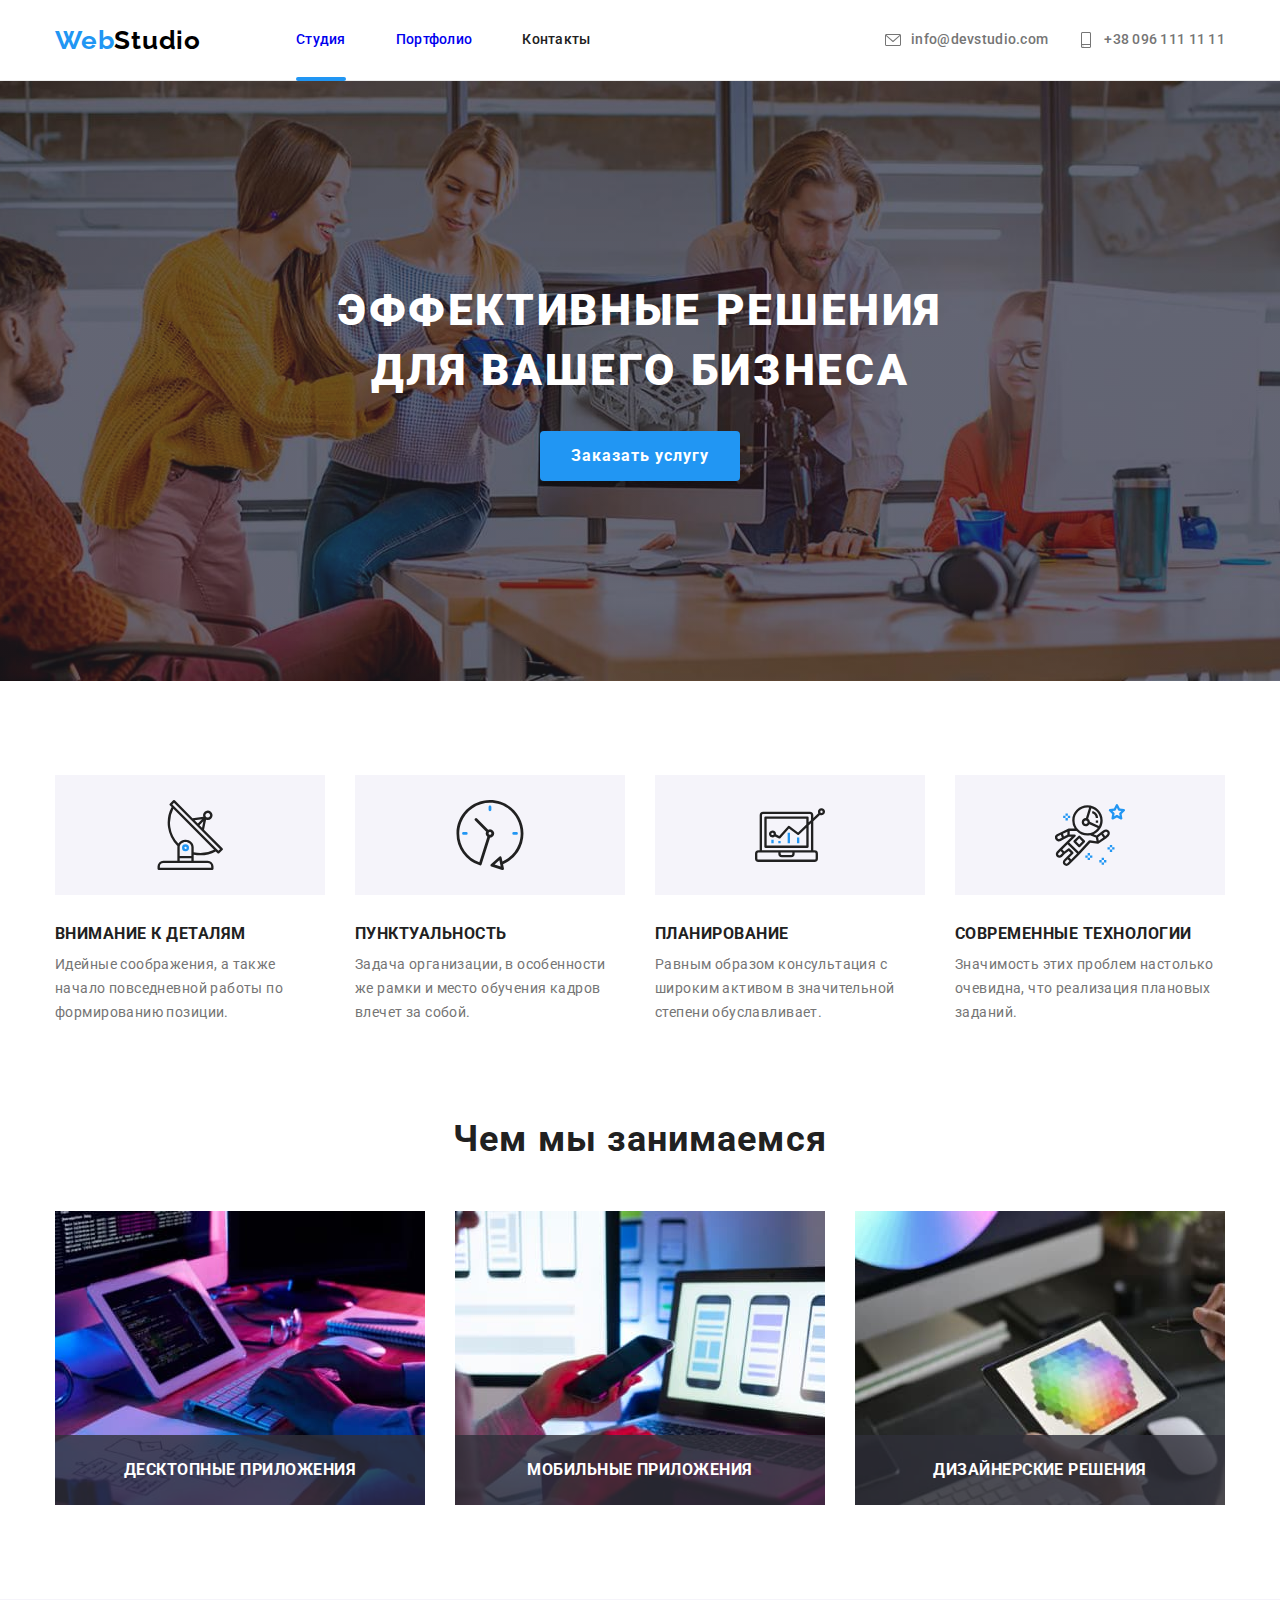
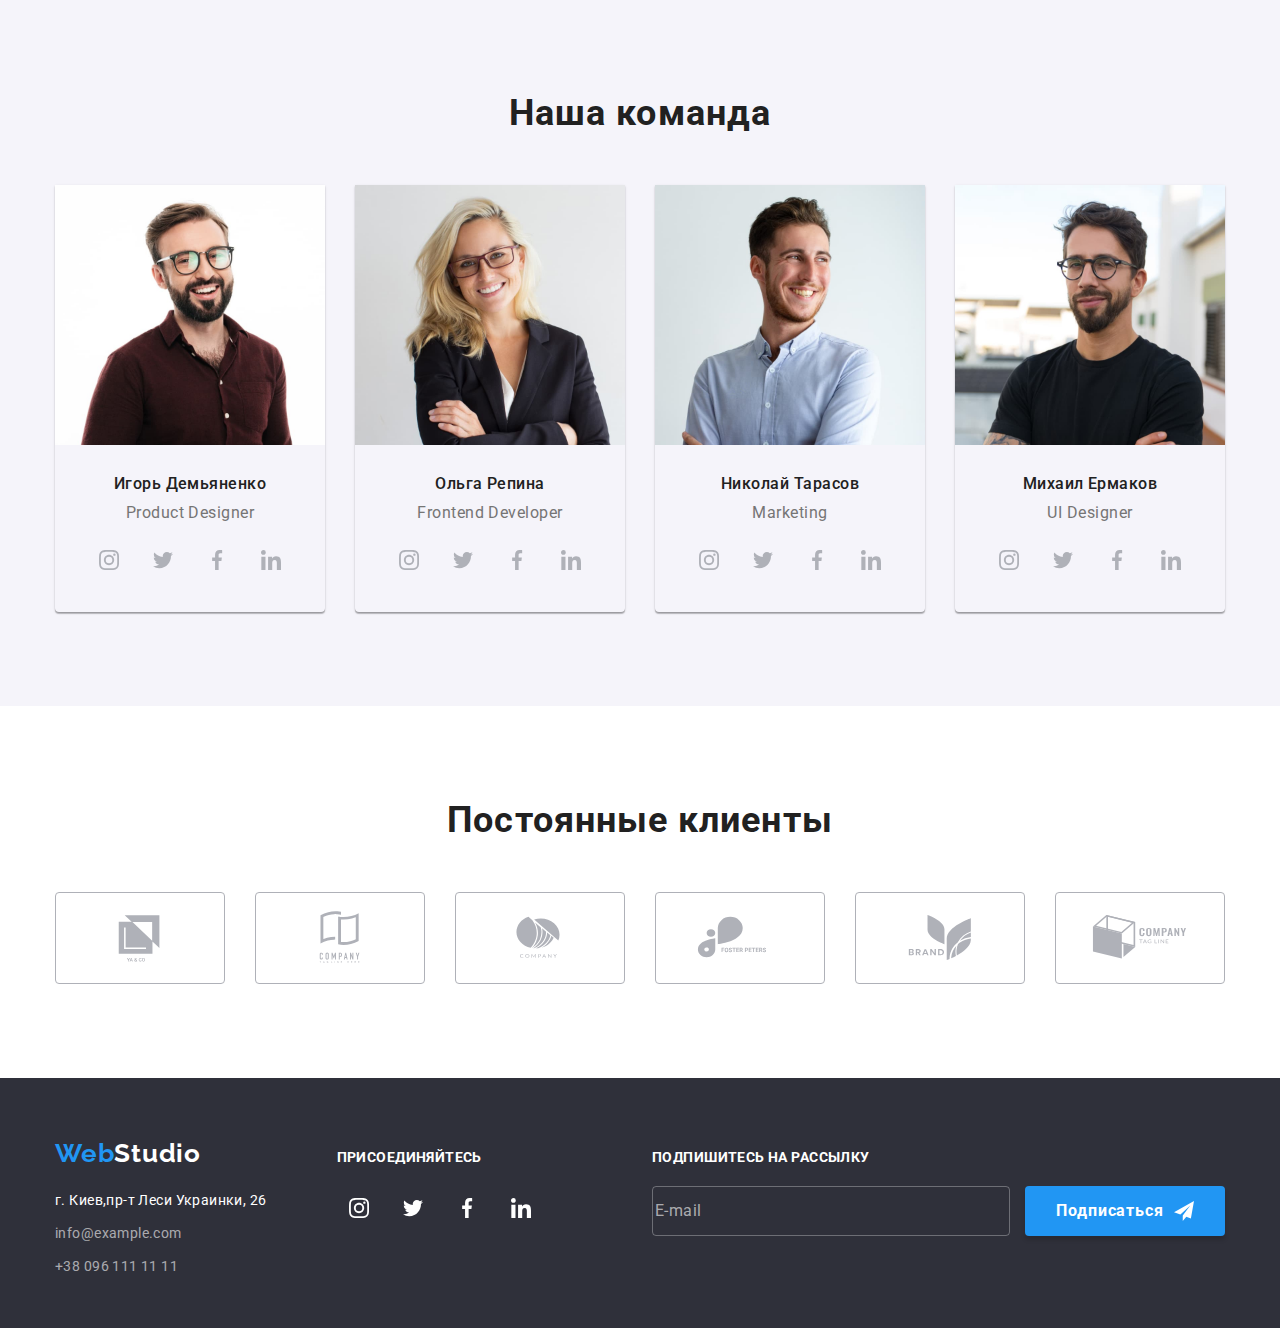
<file: index.html>
<!DOCTYPE html>
<html lang="ru">

<head>
    <meta charset="UTF-8">
    <meta http-equiv="X-UA-Compatible" content="IE=edge">
    <meta name="viewport" content="width=device-width>, initial-scale=1.0">    
    <link rel="preconnect" href="https://fonts.googleapis.com">
    <link rel="preconnect" href="https://fonts.gstatic.com" crossorigin>
    <link href="https://fonts.googleapis.com/css2?family=Raleway:wght@700&family=Roboto:wght@400;500;700;900&display=swap"
        rel="stylesheet">
<title>Web Studio</title>
<link rel="stylesheet" href="https://cdnjs.cloudflare.com/ajax/libs/modern-normalize/1.1.0/modern-normalize.css"
    integrity="sha512-Y0MM+V6ymRKN2zStTqzQ227DWhhp4Mzdo6gnlRnuaNCbc+YN/ZH0sBCLTM4M0oSy9c9VKiCvd4Jk44aCLrNS5Q=="
    crossorigin="anonymous" referrerpolicy="no-referrer" />
<link rel="stylesheet" href="./css/main.min.css">
</head>

<body>
    <header class="header">
        <div class="container">
        <a lang="en" class="logo" href="./index.html">
            Web<span class="logo__web">Studio</span>
        </a>
        <nav class="nav">
            <ul class="nav__list">
                <li class="nav__item"><a class="nav__link nav__link--current" href="./index.html">Студия</a></li>
                <li class="nav__item"><a class="nav__link" href="./portfolio.html">Портфолио</a></li>
                <li class="nav__item"><a class="nav__link" href="">Контакты</a></li>
            </ul>
            </nav>
            <ul class="contacts">
                <li class="contacts__item">
                    <a class="contacts__link" href="mailto:info@devstudio.com">
                    <svg class="contacts__icon">
                        <use href="./images/icons.svg#icon-envelope">
                        </use>
                    </svg>info@devstudio.com</a></li>
                <li class="contacts__item">
                    <a class="contacts__link" href="tel:+380961111111">
                        <svg class="contacts__icon">
                    <use href="./images/icons.svg#icon-smartphone">
                    </use>
                </svg>+38 096 111 11 11</a></li>

            </ul>
            </div>
        </header>
    <main>
        <!-- Section-1 -->
        <section class="hero">
            <div class="container">
                <h1 class="hero__title">Эффективные решения <br>для вашего бизнеса</h1>
            <button data-modal-open type="button" class="button">Заказать услугу</button>
            </div>
        </section>
        <!--Section-benefits-->
        <section class="section">
            <div class="container">
            <h2 class="section__title visually__hidden">Преимущества</h2>
            <ul class="benefits">
                <li class="benefits__item">
                    <div class="benefits__box">
                        <svg class="benefits__icon" height="70" width="70">
                            <use href="./images/icons.svg#icon-details">
                            </use>
                        </svg>
                    </div>
                    <h3 class="benefits__title">Внимание к деталям</h3>
                    <p class="benefit__desc">Идейные соображения, а также начало повседневной работы по формированию позиции.</p>
                </li>
                <li class="benefits__item">
                    <div class="benefits__box">
                        <svg class="benefits__icon" height="70" width="70">
                            <use href="./images/icons.svg#icon-clock">
                            </use>
                        </svg>
                    </div>
                    <h3 class="benefits__title">Пунктуальность</h3>
                    <p class="benefit__desc">Задача организации, в особенности же рамки и место обучения кадров влечет за собой.</p>
                </li>
                <li class="benefits__item">
                    <div class="benefits__box">
                        <svg class="benefits__icon" height="70" width="70">
                            <use href="./images/icons.svg#icon-diagram">
                            </use>
                        </svg>
                    </div>
                    <h3 class="benefits__title">Планирование</h3>
                    <p class="benefit__desc">Равным образом консультация с широким активом в значительной степени обуславливает.</p>
                </li>
                <li class="benefits__item">
                    <div class="benefits__box">
                        <svg class="benefits__icon" height="70" width="70">
                            <use href="./images/icons.svg#icon-astronaut">
                            </use>
                        </svg>
                    </div>
                    <h3 class="benefits__title">Современные технологии</h3>
                    <p class="benefit__desc">Значимость этих проблем настолько очевидна, что реализация плановых заданий.</p>
                </li>
            </ul>
            </div>
        </section>
        <!--Section-work-->
        <section class="section section--no-padding-top">   
            <div class="container">
                <h2 class="section__title">Чем мы занимаемся</h2>
                 <ul class="work">
                    <li class="work__item">
                        <img src="./images/box1.jpg" alt="разработчик печатает на клавиатуре" width="370" height="294" />
                        <h3 class="work__example">Десктопные приложения</h3>
                    </li>
                    <li class="work__item">
                        <img src="./images/box2.jpg" alt="разработчик выбирает дизайн для мобильного приложения" width="370"
                            height="294" />
                            <h3 class="work__example">Мобильные приложения</h3>
                    </li>
                    <li class="work__item">
                        <img src="./images/box3.jpg" alt="дизайнер выбирает палитру цветов" width="370" height="294" />
                        <h3 class="work__example">Дизайнерские решения</h3>
                    </li>
                </ul>
            </div>
        </section>
        <!--Section-team-->
        <section class="section section--team-background">    
            <div class="container">
            <h2 class="section__title">Наша команда</h2>
            <ul class="team">
                <li class="team__item">
                    <img src="./images/photo1.jpg" alt="Игорь Демьяненко" width="270" height="260" />
                    <div class="team__desk">
                    <h3 class="team__title">Игорь Демьяненко</h3>
                    <p lang="en" class="team__text">Product Designer</p>
                    <ul class="social">
                        <li class="social__item">
                            <a href="" class="social__link">
                                <svg class="social__icon">
                                    <use href="./images/icons.svg#icon-instagram">
                                    </use>
                                </svg>
                            </a>
                        </li>
                        <li class="social__item">
                            <a href="" class="social__link">
                                <svg class="social__icon">
                                    <use href="./images/icons.svg#icon-tweet">
                                    </use>
                                </svg>
                            </a>
                        </li>
                        <li class="social__item">
                            <a href="" class="social__link">
                                <svg class="social__icon">
                                    <use href="./images/icons.svg#icon-facebook">
                                    </use>
                                </svg>
                            </a>
                        </li>
                        <li class="social__item">
                            <a href="" class="social__link">
                                <svg class="social__icon">
                                    <use href="./images/icons.svg#icon-linkedin">
                                    </use>
                                </svg>
                            </a>
                        </li>
                    </ul>
                    </div>
                </li>
                <li class="team__item">
                    <img src="./images/photo2.jpg" alt="Ольга Репина" width="270" height="260" />
                    <div class="team__desk">
                    <h3 class="team__title">Ольга Репина</h3>
                    <p lang="en" class="team__text">Frontend Developer</p>
                    <ul class="social">
                        <li class="social__item">
                            <a href="" class="social__link">
                                <svg class="social__icon">
                                    <use href="./images/icons.svg#icon-instagram">
                                    </use>
                                </svg>
                            </a>
                        </li>
                        <li class="social__item">
                            <a href="" class="social__link">
                                <svg class="social__icon">
                                    <use href="./images/icons.svg#icon-tweet">
                                    </use>
                                </svg>
                            </a>
                        </li>
                        <li class="social__item">
                            <a href="" class="social__link">
                                <svg class="social__icon">
                                    <use href="./images/icons.svg#icon-facebook">
                                    </use>
                                </svg>
                            </a>
                        </li>
                        <li class="social__item">
                            <a href="" class="social__link">
                                <svg class="social__icon">
                                    <use href="./images/icons.svg#icon-linkedin">
                                    </use>
                                </svg>
                            </a>
                        </li>
                    </ul>
                    </div>
                </li>
                <li class="team__item">
                    <img src="./images/photo3.jpg" alt="Николай Тарасов" width="270" height="260" />
                    <div class="team__desk">
                    <h3 class="team__title">Николай Тарасов</h3>
                    <p lang="en" class="team__text">Marketing</p>
                    <ul class="social">
                        <li class="social__item">
                            <a href="" class="social__link">
                                <svg class="social__icon">
                                    <use href="./images/icons.svg#icon-instagram">
                                    </use>
                                </svg>
                            </a>
                        </li>
                        <li class="social__item">
                            <a href="" class="social__link">
                                <svg class="social__icon">
                                    <use href="./images/icons.svg#icon-tweet">
                                    </use>
                                </svg>
                            </a>
                        </li>
                        <li class="social__item">
                            <a href="" class="social__link">
                                <svg class="social__icon">
                                    <use href="./images/icons.svg#icon-facebook">
                                    </use>
                                </svg>
                            </a>
                        </li>
                        <li class="social__item">
                            <a href="" class="social__link">
                                <svg class="social__icon">
                                    <use href="./images/icons.svg#icon-linkedin">
                                    </use>
                                </svg>
                            </a>
                        </li>
                    </ul>
                    </div>
                </li>
                <li class="team__item">
                    <img src="./images/photo4.jpg" alt="Михаил Ермаков" width="270" height="260" />
                    <div class="team__desk">
                    <h3 class="team__title">Михаил Ермаков</h3>
                    <p lang="en" class="team__text">UI Designer</p>
                    <ul class="social">
                        <li class="social__item">
                            <a href="" class="social__link">
                                <svg class="social__icon">
                                    <use href="./images/icons.svg#icon-instagram">
                                    </use>
                                </svg>
                            </a>
                        </li>
                        <li class="social__item">
                            <a href="" class="social__link">
                                <svg class="social__icon">
                                    <use href="./images/icons.svg#icon-tweet">
                                    </use>
                                </svg>
                            </a>
                        </li>
                        <li class="social__item">
                            <a href="" class="social__link">
                                <svg class="social__icon">
                                    <use href="./images/icons.svg#icon-facebook">
                                    </use>
                                </svg>
                            </a>
                        </li>
                        <li class="social__item">
                            <a href="" class="social__link">
                                <svg class="social__icon">
                                    <use href="./images/icons.svg#icon-linkedin">
                                    </use>
                                </svg>
                            </a>
                        </li>
                    </ul>
                    </div>
                </li>
            </ul>
            </div>
        </section>
        <!--Section-clients-->
        <section class="section">
            <div class="container">
                <h2 class="section__title">Постоянные клиенты</h2>
                <ul class="clients">                    
                    <li class="clients__item">
                        <a href="" class="clients__link">
                        <svg class="clients__icon">
                            <use href="./images/icons.svg#icon-logo1"></use>
                        </svg>
                        </a>
                    </li> 
                    <li class="clients__item">
                        <a href="" class="clients__link">
                            <svg class="clients__icon">
                                <use href="./images/icons.svg#icon-logo2"></use>
                            </svg>
                        </a>
                    </li>
                    <li class="clients__item">
                        <a href="" class="clients__link">
                        <svg class="clients__icon">
                            <use href="./images/icons.svg#icon-logo3"></use>
                        </svg>
                        </a>
                    </li>
                    <li class="clients__item">
                        <a href="" class="clients__link">
                        <svg class="clients__icon">
                            <use href="./images/icons.svg#icon-logo4"></use>
                        </svg>
                        </a>
                    </li>
                    <li class="clients__item">
                        <a href="" class="clients__link">
                        <svg class="clients__icon">
                            <use href="./images/icons.svg#icon-logo5"></use>
                        </svg>
                        </a>
                    </li>
                    <li class="clients__item">
                        <a href="" class="clients__link">
                        <svg class="clients__icon">
                            <use href="./images/icons.svg#icon-logo6"></use>
                        </svg>
                        </a>
                    </li>
                </ul>                
            </div>
        </section>
    </main>
<footer class="footer">
    <div class="container footer__contacts">
        <div class="">
    <a lang="en" class="logo link" href="./index.html">
        Web<span class="logo__web logo__web--footer">Studio</span>
    </a>
    <address class="footer__address">
        <ul class="footer__list">
            <li class="footer__item list"><a class="footer__link link footer__link--address" href="https://goo.gl/maps/AvZAWfUmQxJZi9P5A"
                    target="_blank">г. Киев,пр-т Леси Украинки, 26</a></li>
            <li class="footer__item list"><a class="footer__link link" href="mailto:info@example.com">info@example.com</a></li>
            <li class="footer__item list"><a class="footer__link link" href="tel:+380961111111">+38 096 111 11 11</a></li>
        </ul>
    </address>
    </div>
    <div class="join">
        <p class="join__title">Присоединяйтесь</p>
        <ul class="social">
            <li class="social__item list">
                <a href="" class="social__link social__link--footer">
                    <svg class="social__icon social__icon--footer">
                        <use href="./images/icons.svg#icon-instagram">
                        </use>
                    </svg>
                </a>
            </li>
            <li class="social__item list">
                <a href="" class="social__link social__link--footer">
                    <svg class="social__icon social__icon--footer">
                        <use href="./images/icons.svg#icon-tweet">
                        </use>
                    </svg>
                </a>
            </li>
            <li class="social__item list">
                <a href="" class="social__link social__link--footer">
                    <svg class="social__icon social__icon--footer">
                        <use href="./images/icons.svg#icon-facebook">
                        </use>
                    </svg>
                </a>
            </li>
            <li class="social__item list">
                <a href="" class="social__link social__link--footer">
                    <svg class="social__icon social__icon--footer">
                        <use href="./images/icons.svg#icon-linkedin">
                        </use>
                    </svg>
                </a>
            </li>
        </ul>

    </div>
   <form class="follow">
        <p class="join__title" for="follow">Подпишитесь на рассылку</p>
        <label for="follow"></label>
        <input class="follow__input" type="email" name="email" id="follow" placeholder="E-mail" autocomplete="off"/>   
        <button type="submit" class="button button--footer">
            Подписаться
        <svg class="social__icon social__icon--follow">
            <use href="./images/icons.svg#icon-send">
            </use>
        </svg>
        </button>
    </form>
    </div>
</footer>
<div data-modal class="backdrop is__hidden">
<div class="modal">
    <button data-modal-close type="button" class="modal__close">
        <svg class="modal__close-icon">
            <use href="./images/icons.svg#icon-close">
            </use>
        </svg>
    </button>
    <form class="modal__form">
        <h2 class="modal__title">Оставьте свои данные, мы вам перезвоним</h2>
       <ul class="modal__list">
           <li class="modal__item">
            <label class="modal__label" for="username">Имя</label>
            <div class="modal__input">
            <input type="text" name="username" id="username" class="input" autocomplete="off" />
            <svg class="modal__icon">
                <use href="./images/icons.svg#icon-person">
                </use>
            </svg>
            </div>
           </li>
           <li class="modal__item">
            <label class="modal__label" for="telephone">Телефон</label>
            <div class="modal__input">
            <input type="tel" name="telephone" id="telephone"  class="input" autocomplete="off" />
            <svg class="modal__icon">
                <use href="./images/icons.svg#icon-phone">
                </use>
            </svg>
            </div>
           </li>
           <li class="modal__item">
            <label class="modal__label" for="email">Почта</label>
            <div class="modal__input">
            <input type="email" name="email" id="email" class="input" autocomplete="off" />
            <svg class="modal__icon">
                <use href="./images/icons.svg#icon-email">
                </use>
            </svg>
            </div>
           </li>
           <li class="modal__item">
            <label class="modal__label" for="feedback">Комментарий</label>
            <textarea name="feedback" rows="5" placeholder="Введите текст" id="feedback" class="input feedback"></textarea>
           </li>
            </ul>
            <div class="policy">               
            <label for="policy" class="policy__label">
                <input type="checkbox" name="policy" id="policy" class="checkbox" />
                <svg class="check-icon">
                    <use href="./images/icons.svg#icon-check">
                    </use>
                </svg>
                Соглашаюсь с рассылкой и принимаю <a href="" class="policy__link">Условия договора</a>
                        
        </label>
        </div>
       <button type="submit" class="modal__button">
           Отправить
       </button>
    </form>
</div>
</div>
<script src="./js/modal.js"></script>
</body>

</html>
</file>
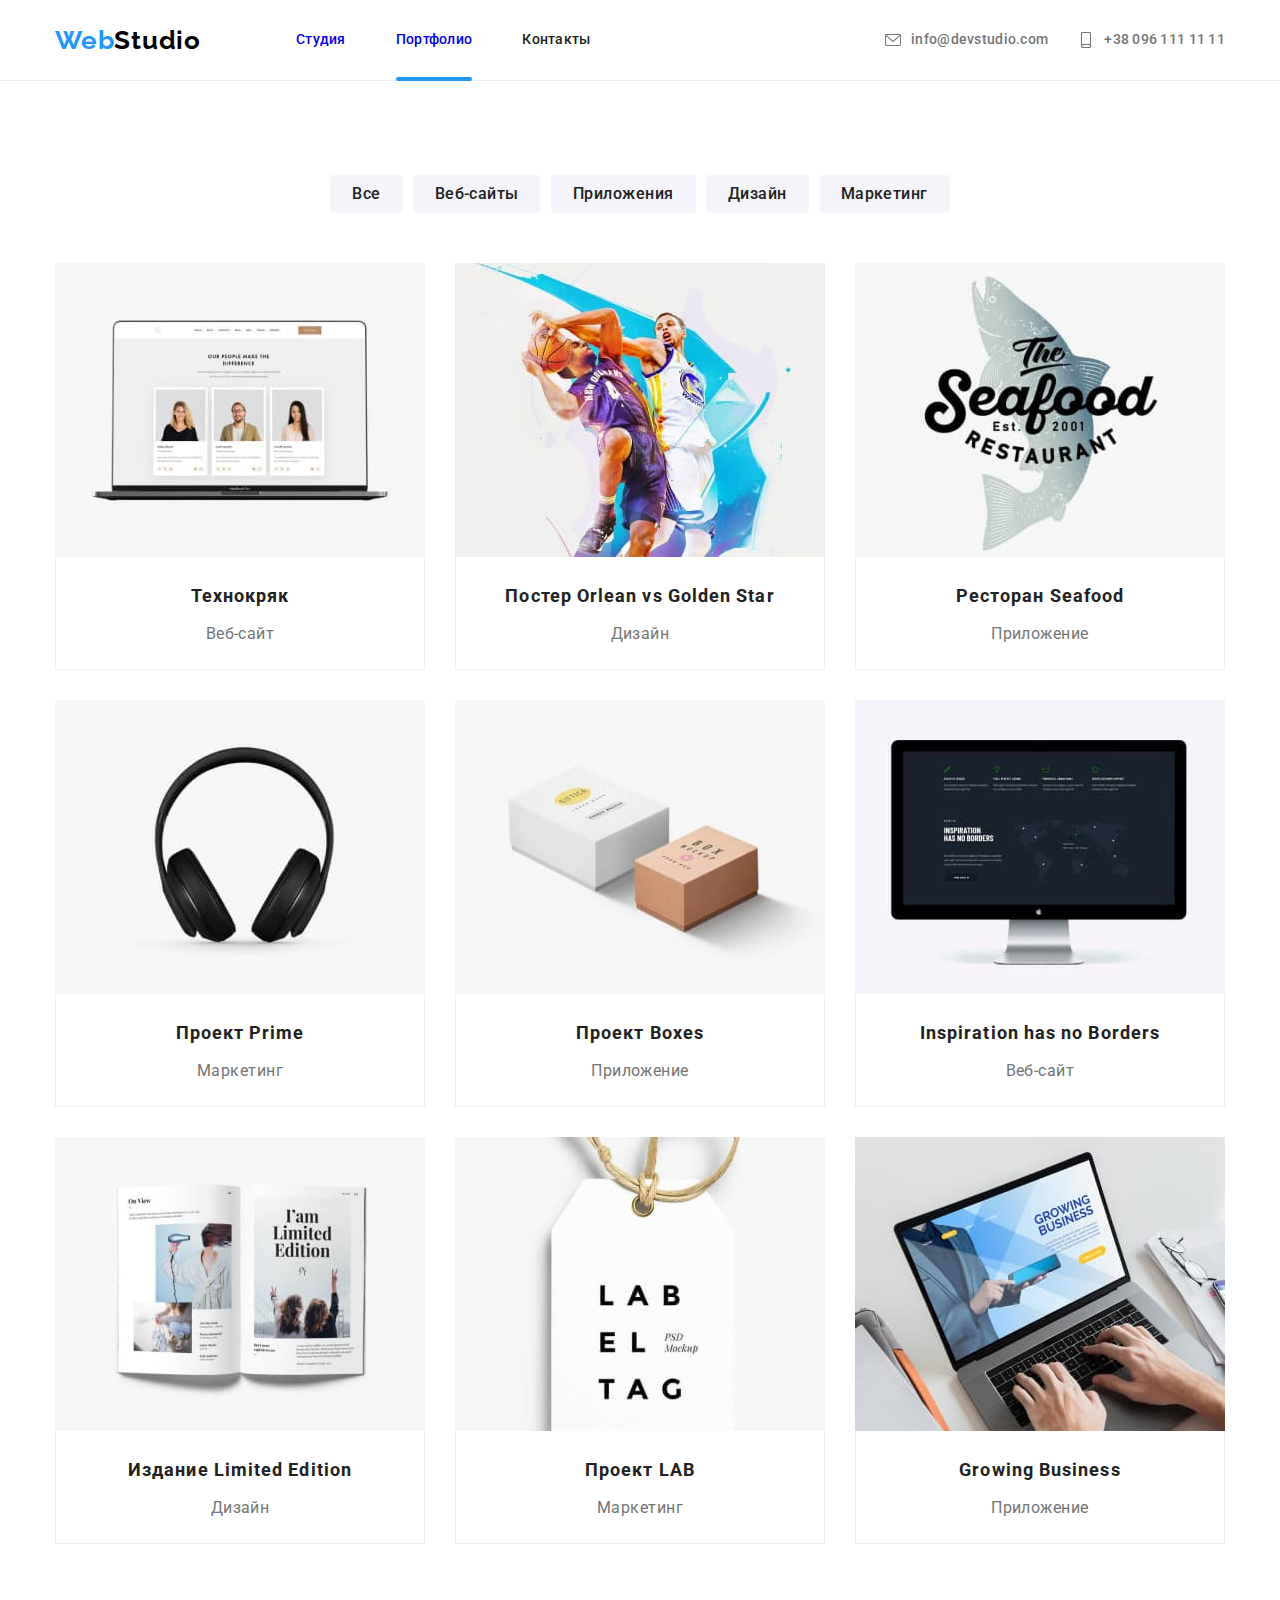
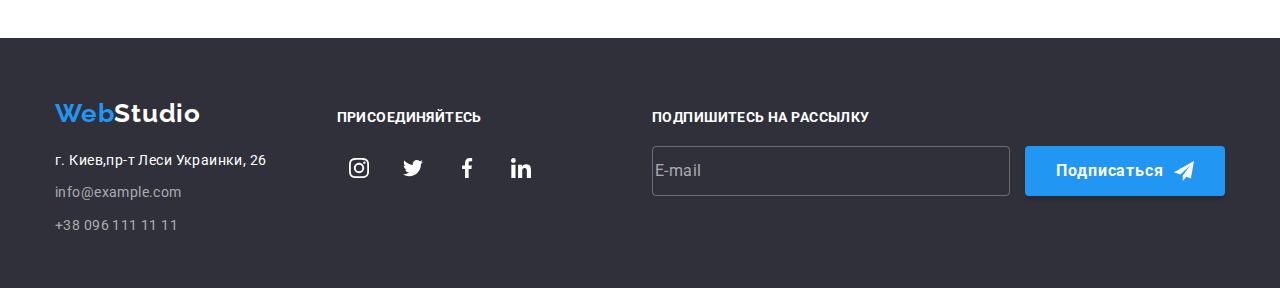
<file: portfolio.html>
<!DOCTYPE html>
<html lang="ru">

<head>
    <meta charset="UTF-8">
    <meta http-equiv="X-UA-Compatible" content="IE=edge">
    <meta name="viewport" content="width=device-width>, initial-scale=1.0">
    <link rel="preconnect" href="https://fonts.googleapis.com">
    <link rel="preconnect" href="https://fonts.gstatic.com" crossorigin>
    <link href="https://fonts.googleapis.com/css2?family=Raleway:wght@700&family=Roboto:wght@400;500;700;900&display=swap"
        rel="stylesheet">
    <title>Portfolio</title>
    <link rel="stylesheet" href="https://cdnjs.cloudflare.com/ajax/libs/modern-normalize/1.1.0/modern-normalize.css"
        integrity="sha512-Y0MM+V6ymRKN2zStTqzQ227DWhhp4Mzdo6gnlRnuaNCbc+YN/ZH0sBCLTM4M0oSy9c9VKiCvd4Jk44aCLrNS5Q=="
        crossorigin="anonymous" referrerpolicy="no-referrer" />
        <link rel="stylesheet" href="./css/main.min.css">

</head>

<body>
<header class="header">
    <div class="container">
        <a lang="en" class="logo" href="./index.html">
            Web<span class="logo__web">Studio</span>
        </a>
        <nav class="nav">
            <ul class="nav__list">
                <li class="nav__item"><a class="nav__link" href="./index.html">Студия</a></li>
                <li class="nav__item"><a class="nav__link nav__link--current" href="./portfolio.html">Портфолио</a></li>
                <li class="nav__item"><a class="nav__link" href="">Контакты</a></li>
            </ul>
        </nav>
        <ul class="contacts">
            <li class="contacts__item">
                <a class="contacts__link" href="mailto:info@devstudio.com">
                    <svg class="contacts__icon">
                        <use href="./images/icons.svg#icon-envelope">
                        </use>
                    </svg>info@devstudio.com</a>
            </li>
            <li class="contacts__item">
                <a class="contacts__link" href="tel:+380961111111">
                    <svg class="contacts__icon">
                        <use href="./images/icons.svg#icon-smartphone">
                        </use>
                    </svg>+38 096 111 11 11</a>
            </li>

        </ul>
    </div>
</header>
    <main>
       <section class="section">     
        <div class="container">
           <h1 class="visually__hidden">Portfolio</h1>
           <ul class="filter">
                <li class="filter__item list"><button class="filter__button" type="button">Все</button></li>
                <li class="filter__item list"><button class="filter__button" type="button">Веб-сайты</button></li>
                <li class="filter__item list"><button class="filter__button" type="button">Приложения</button></li>
                <li class="filter__item list"><button class="filter__button" type="button">Дизайн</button></li>
                <li class="filter__item list"><button class="filter__button" type="button">Маркетинг</button></li>
           </ul> 
        
           <ul class="projects__list">
               <li class="projects__item list">
                   <a class="projects__link link" href="">
                    <div class="projects__image">
                       <img src="./images/laptop.jpg" alt="Веб-сайт" width="370">
                    <div class="projects__text">Ресурс предлагает комплексные предложения с разным уровнем функционала и сервисов. Все это
                        позволит посетителю получить
                        исчерпывающие сведения о компании или частном лице.</div>
                    </div>
                       <div class="projects__description">
                       <h2 class="projects__title">Технокряк</h2>
                       <p class="projects__type">Веб-сайт</p>
                    </div>
                   </a>
               </li>
                <li class="projects__item list">
                    <a class="projects__link link" href="">
                        <div class="projects__image">
                        <img src="./images/basketball.jpg" alt="Постер New Orlean vs Golden Star" width="370">
                        <div class="projects__text">Ресурс предлагает комплексные предложения с разным уровнем функционала и сервисов. Все это позволит посетителю получить
                        исчерпывающие сведения о компании или частном лице.</div>
                    </div>
                        <div class="projects__description">
                        <h2 class="projects__title">Постер <span lang="en">Orlean vs Golden Star</span></h2>
                        <p class="projects__type">Дизайн</p>
                        </div>
                    </a>
                </li>   
                <li class="projects__item list">
                    <a class="projects__link link" href="">
                        <div class="projects__image">
                        <img src="./images/seafood.jpg" alt="Лого ресторана Seafood" width="370">
                        <div class="projects__text">Ресурс предлагает комплексные предложения с разным уровнем функционала и сервисов. Все это
                            позволит посетителю получить
                            исчерпывающие сведения о компании или частном лице.</div>
                        </div><div class="projects__description">
                        <h2 class="projects__title">Ресторан <span lang="en">Seafood</span></h2>
                        <p class="projects__type">Приложение</p>
                        </div>
                    </a>
                </li>
                <li class="projects__item list">
                    <a class="projects__link link" href="">
                        <div class="projects__image">
                        <img src="./images/headphones.jpg" alt="Наушники" width="370">
                        <div class="projects__text">Ресурс предлагает комплексные предложения с разным уровнем функционала и сервисов. Все это
                            позволит посетителю получить
                            исчерпывающие сведения о компании или частном лице.</div>
                        </div>
                        <div class="projects__description">
                        <h2 class="projects__title">Проект <span lang="en">Prime</span></h2>
                        <p class="projects__type">Маркетинг</p>
                        </div>
                    </a>
                </li>
                <li class="projects__item list">
                    <a class="projects__link link" href="">
                        <div class="projects__image">
                        <img src="./images/boxes.jpg" alt="Проект Boxes" width="370">
                        <div class="projects__text">Ресурс предлагает комплексные предложения с разным уровнем функционала и сервисов. Все это
                            позволит посетителю получить
                            исчерпывающие сведения о компании или частном лице.</div>
                        </div>
                        <div class="projects__description">
                        <h2 class="projects__title">Проект <span lang="en">Boxes</span></h2>
                        <p class="projects__type">Приложение</p>
                        </div>
                    </a>
                </li>
                <li class="projects__item list">
                    <a class="projects__link link" href="">
                        <div class="projects__image">
                        <img src="./images/imac.jpg" alt="Веб-сайт Inspiration has no Borders" width="370">
                        <div class="projects__text">Ресурс предлагает комплексные предложения с разным уровнем функционала и сервисов. Все это
                            позволит посетителю получить
                            исчерпывающие сведения о компании или частном лице.</div>
                        </div>
                        <div class="projects__description">
                        <h2 lang="en" class="projects__title">Inspiration has no Borders</h2>
                        <p class="projects__type">Веб-сайт</p>
                        </div>
                    </a>
                </li>
                <li class="projects__item list">
                    <a class="projects__link link" href="">
                        <div class="projects__image">
                        <img src="./images/limited.jpg" alt="Издание Limited Edition" width="370">
                        <div class="projects__text">Ресурс предлагает комплексные предложения с разным уровнем функционала и сервисов. Все это
                            позволит посетителю получить
                            исчерпывающие сведения о компании или частном лице.</div>
                        </div>
                        <div class="projects__description">
                        <h2 class="projects__title">Издание <span lang="en">Limited Edition</span></h2>
                        <p class="projects__type">Дизайн</p>
                        </div>
                    </a>
                </li>
                <li class="projects__item list">
                    <a class="projects__link link" href="">
                        <div class="projects__image">
                        <img src="./images/lab.jpg" alt="Проект LAB" width="370">
                        <div class="projects__text">Ресурс предлагает комплексные предложения с разным уровнем функционала и сервисов. Все это
                            позволит посетителю получить
                            исчерпывающие сведения о компании или частном лице.</div>
                        </div>
                        <div class="projects__description">
                        <h2 class="projects__title">Проект LAB</h2>
                        <p class="projects__type">Маркетинг</p>
                        </div>
                    </a>
                </li>
                <li class="projects__item list">
                    <a class="projects__link link" href="">
                        <div class="projects__image">
                        <img src="./images/business.jpg" alt="Growing Business" width="370">
                        <div class="projects__text">Ресурс предлагает комплексные предложения с разным уровнем функционала и сервисов. Все это
                            позволит посетителю получить
                            исчерпывающие сведения о компании или частном лице.</div>
                        </div>
                        <div class="projects__description">
                        <h2 lang="en" class="projects__title">Growing Business</h2>
                        <p class="projects__type">Приложение</p>
                        </div>
                    </a>
                </li>
            </ul>
</div>
       </section>

    </main>
<footer class="footer">
    <div class="container footer__contacts">
        <div class="">
            <a lang="en" class="logo link" href="./index.html">
                Web<span class="logo__web logo__web--footer">Studio</span>
            </a>
            <address class="footer__address">
                <ul class="footer__list">
                    <li class="footer__item list"><a class="footer__link link footer__link--address"
                            href="https://goo.gl/maps/AvZAWfUmQxJZi9P5A" target="_blank">г. Киев,пр-т Леси Украинки,
                            26</a></li>
                    <li class="footer__item list"><a class="footer__link link"
                            href="mailto:info@example.com">info@example.com</a></li>
                    <li class="footer__item list"><a class="footer__link link" href="tel:+380961111111">+38 096 111 11
                            11</a></li>
                </ul>
            </address>
        </div>
        <div class="join">
            <p class="join__title">Присоединяйтесь</p>
            <ul class="social">
                <li class="social__item list">
                    <a href="" class="social__link social__link--footer">
                        <svg class="social__icon social__icon--footer">
                            <use href="./images/icons.svg#icon-instagram">
                            </use>
                        </svg>
                    </a>
                </li>
                <li class="social__item list">
                    <a href="" class="social__link social__link--footer">
                        <svg class="social__icon social__icon--footer">
                            <use href="./images/icons.svg#icon-tweet">
                            </use>
                        </svg>
                    </a>
                </li>
                <li class="social__item list">
                    <a href="" class="social__link social__link--footer">
                        <svg class="social__icon social__icon--footer">
                            <use href="./images/icons.svg#icon-facebook">
                            </use>
                        </svg>
                    </a>
                </li>
                <li class="social__item list">
                    <a href="" class="social__link social__link--footer">
                        <svg class="social__icon social__icon--footer">
                            <use href="./images/icons.svg#icon-linkedin">
                            </use>
                        </svg>
                    </a>
                </li>
            </ul>

        </div>
        <form class="follow">
            <p class="join__title" for="follow">Подпишитесь на рассылку</p>
            <label for="follow"></label>
            <input class="follow__input" type="email" name="email" id="follow" placeholder="E-mail"
                autocomplete="off" />
            <button type="submit" class="button button--footer">
                Подписаться
                <svg class="social__icon social__icon--follow">
                    <use href="./images/icons.svg#icon-send">
                    </use>
                </svg>
            </button>
        </form>
    </div>
</footer>
</body>

</html>
</file>
<file: css/main.min.css>
body{font-family:'Roboto', sans-serif;color:var(--main-text-color);background-color:var(--main-color);font-size:14px}ul,h1,h2,h3,h4,h5,h6,p{padding:0;margin:0}img{display:block;max-width:100%;height:auto}ul{list-style:none}a{text-decoration:none}.visually__hidden{position:absolute;width:1px;height:1px;margin:-1px;padding:0;overflow:hidden;border:0;clip:rect(0 0 0 0)}.section{padding-top:94px;padding-bottom:94px;text-align:center}.container{width:1200px;padding-left:15px;padding-right:15px;margin-left:auto;margin-right:auto}.section__title{font-weight:700;letter-spacing:0.03em;color:#212121}.nav__link--current::after{content:'';position:absolute;left:0;bottom:-1px;display:block;width:100%;height:4px;border-radius:2px;background-color:#2196f3}.header{border-bottom:1px solid #ececec;color:#212121;font-weight:500;line-height:1.14;letter-spacing:0.02em}.header .container{display:-webkit-box;display:-ms-flexbox;display:flex;-webkit-box-align:center;-ms-flex-align:center;align-items:center}.nav{margin-left:95px}.nav__list{display:-webkit-box;display:-ms-flexbox;display:flex}.nav__link{position:relative;display:block;padding:32px 0;-webkit-transition:color 250ms cubic-bezier(0.4, 0, 0.2, 1);transition:color 250ms cubic-bezier(0.4, 0, 0.2, 1)}.nav__link:visited{color:#212121}.nav__link:hover,.nav__link:focus,.nav__link.current{color:#2196f3}.nav__item:not(:last-child){margin-right:50px}.contacts{display:-webkit-box;display:-ms-flexbox;display:flex;margin-left:auto}.contacts__icon{width:16px;height:16px;margin-right:10px}.contacts__item:not(:last-child){margin-right:30px}.contacts__link{display:-webkit-box;display:-ms-flexbox;display:flex;-webkit-box-align:center;-ms-flex-align:center;align-items:center;fill:currentColor;color:#757575;padding:32px 0;-webkit-transition:color 250ms cubic-bezier(0.4, 0, 0.2, 1);transition:color 250ms cubic-bezier(0.4, 0, 0.2, 1)}.contacts__link:visited{color:#757575}.contacts__link:hover,.contacts__link:focus{color:#2196f3;fill:#2196f3}.logo,.logo:visited{font-family:'Raleway', sans-serif;font-weight:700;font-size:26px;line-height:1.19;letter-spacing:0.03em;color:#2196f3}.logo__web{color:#000}.button{width:200px;height:50px;background:#2196f3;border:none;-webkit-box-shadow:0px 4px 4px rgba(0,0,0,0.15);box-shadow:0px 4px 4px rgba(0,0,0,0.15);border-radius:4px;font-weight:700;font-size:16px;line-height:1.88;letter-spacing:0.06em;color:#fff;cursor:pointer}.hero{background-color:var(--footer-color);background-image:-webkit-gradient(linear, left top, right top, from(rgba(47,48,58,0.4)), to(rgba(47,48,58,0.4))),url(../images/hero.jpg);background-image:linear-gradient(to right, rgba(47,48,58,0.4), rgba(47,48,58,0.4)),url(../images/hero.jpg);background-size:cover;background-repeat:no-repeat;background-position:center;max-width:1600px;text-align:center;padding:200px 0;margin-left:auto;margin-right:auto}.hero__title{margin-bottom:30px;font-weight:900;font-size:44px;line-height:1.36;letter-spacing:0.06em;text-transform:uppercase;color:#fff}.benefits{display:-webkit-box;display:-ms-flexbox;display:flex}.benefits__item:not(:last-child){margin-right:30px}.benefits__box{display:-webkit-box;display:-ms-flexbox;display:flex;-webkit-box-align:center;-ms-flex-align:center;align-items:center;-webkit-box-pack:center;-ms-flex-pack:center;justify-content:center;width:270px;height:120px;background-color:#f5f4fa;margin-bottom:30px}.benefits__title{font-weight:700;line-height:1.14;letter-spacing:0.03em;text-transform:uppercase;text-align:left;color:#212121}.benefit__desc{line-height:1.71;letter-spacing:0.03em;text-align:left;color:#757575;margin-top:10px}.section--no-padding-top{padding-top:0}.section__title{font-weight:700;font-size:36px;line-height:1.16;letter-spacing:0.03em;color:#212121}.work{display:-webkit-box;display:-ms-flexbox;display:flex;margin-top:50px}.work__item{position:relative}.work__item:not(:last-child){margin-right:30px}.work__example{position:absolute;display:-webkit-box;display:-ms-flexbox;display:flex;-webkit-box-align:center;-ms-flex-align:center;align-items:center;-webkit-box-pack:center;-ms-flex-pack:center;justify-content:center;bottom:0;width:370px;height:70px;background:rgba(47,48,58,0.8);font-weight:700;line-height:1.14;letter-spacing:0.03em;text-transform:uppercase;color:#fff}.section--team-background{background-color:#f5f4fa}.section__title{font-weight:700;font-size:36px;line-height:1.16;letter-spacing:0.03em;color:#212121;margin-bottom:50px}.team{display:-webkit-box;display:-ms-flexbox;display:flex}.team__item{-webkit-box-shadow:0px 1px 3px rgba(0,0,0,0.12),0px 1px 1px rgba(0,0,0,0.14),0px 2px 1px rgba(0,0,0,0.2);box-shadow:0px 1px 3px rgba(0,0,0,0.12),0px 1px 1px rgba(0,0,0,0.14),0px 2px 1px rgba(0,0,0,0.2);border-radius:0px 0px 4px 4px}.team__item:not(:last-child){margin-right:30px}.team__desk{padding:30px 0}.team__title{font-weight:500;font-size:16px;line-height:1.18;letter-spacing:0.03em;color:#212121;margin-bottom:10px}.team__text{font-size:16px;line-height:1.18;letter-spacing:0.03em;color:#757575;margin-bottom:16px}.section__title{font-size:36px;line-height:1.16;margin-bottom:50px}.clients{display:-webkit-box;display:-ms-flexbox;display:flex}.clients__item{width:170px;height:92px}.clients__item:not(:last-child){margin-right:30px}.clients__link{width:100%;height:100%;display:-webkit-box;display:-ms-flexbox;display:flex;-webkit-box-pack:center;-ms-flex-pack:center;justify-content:center;-webkit-box-align:center;-ms-flex-align:center;align-items:center;fill:#afb1b8;border:1px solid #afb1b8;border-radius:4px;-webkit-transition:border-color 250ms cubic-bezier(0.4, 0, 0.2, 1),fill 250ms cubic-bezier(0.4, 0, 0.2, 1);transition:border-color 250ms cubic-bezier(0.4, 0, 0.2, 1),fill 250ms cubic-bezier(0.4, 0, 0.2, 1)}.clients__link:hover,.clients__link:focus{fill:#2196f3;border-color:#2196f3}.clients__icon{width:106px;height:60px}.social{display:-webkit-box;display:-ms-flexbox;display:flex;-webkit-box-align:center;-ms-flex-align:center;align-items:center;-webkit-box-pack:center;-ms-flex-pack:center;justify-content:center}.social__item:not(:last-child){margin-right:10px}.social__link{width:44px;height:44px;display:-webkit-box;display:-ms-flexbox;display:flex;-webkit-box-align:center;-ms-flex-align:center;align-items:center;-webkit-box-pack:center;-ms-flex-pack:center;justify-content:center;border-radius:50%;-webkit-transition:background-color 250ms cubic-bezier(0.4, 0, 0.2, 1);transition:background-color 250ms cubic-bezier(0.4, 0, 0.2, 1)}.social__link:hover .social__icon,.social__link:focus .social__icon{fill:#fff}.social__link:hover,.social__link:focus{background-color:#2196f3}.social__icon{width:20px;height:20px;fill:#afb1b8;-webkit-transition:fill 250ms cubic-bezier(0.4, 0, 0.2, 1);transition:fill 250ms cubic-bezier(0.4, 0, 0.2, 1)}.footer{background-color:#2f303a;height:250px;padding-top:60px}.logo__web--footer{color:#fff}.footer__address{margin-top:20px;margin-right:70px}.footer__link{font-style:normal;line-height:1.71;letter-spacing:0.03em;color:rgba(255,255,255,0.6);-webkit-transition:color 250ms cubic-bezier(0.4, 0, 0.2, 1);transition:color 250ms cubic-bezier(0.4, 0, 0.2, 1)}.footer__link--address{color:#fff}.footer__link:hover,.footer__link:focus{color:#2196f3}.footer__item:not(:last-child){margin-bottom:9px}.footer__contacts{display:-webkit-box;display:-ms-flexbox;display:flex;-webkit-box-align:baseline;-ms-flex-align:baseline;align-items:baseline}.join__title{font-weight:700;line-height:1.14;letter-spacing:0.03em;text-transform:uppercase;color:#fff;margin-bottom:20px}.social__network--footer{background-color:rgba(255,255,255,0.1)}.social__icon--footer{fill:#fff}.button--footer{display:-webkit-inline-box;display:-ms-inline-flexbox;display:inline-flex;-webkit-box-align:center;-ms-flex-align:center;align-items:center;-webkit-box-pack:center;-ms-flex-pack:center;justify-content:center}.follow{margin-left:auto}.follow__input{width:358px;height:50px;border:1px solid rgba(255,255,255,0.3);border-radius:4px;background-color:inherit;margin-right:12px}.follow__input::-webkit-input-placeholder{font-size:16px;line-height:1.25;letter-spacing:0.03em;color:rgba(255,255,255,0.6)}.follow__input:-ms-input-placeholder{font-size:16px;line-height:1.25;letter-spacing:0.03em;color:rgba(255,255,255,0.6)}.follow__input::-ms-input-placeholder{font-size:16px;line-height:1.25;letter-spacing:0.03em;color:rgba(255,255,255,0.6)}.follow__input::placeholder{font-size:16px;line-height:1.25;letter-spacing:0.03em;color:rgba(255,255,255,0.6)}.social__icon--follow{margin-left:10px}.filter{display:-webkit-box;display:-ms-flexbox;display:flex;margin-bottom:50px;-webkit-box-pack:center;-ms-flex-pack:center;justify-content:center}.filter__item:not(:last-child){margin-right:10px}.filter__button{font-family:'Roboto';font-weight:500;font-size:16px;line-height:1.62;text-align:center;letter-spacing:0.03em;background-color:#f5f4fa;color:#212121;border-radius:4px;border:none;cursor:pointer;padding:6px 22px;-webkit-transition:background-color 250ms cubic-bezier(0.4, 0, 0.2, 1),color 250ms cubic-bezier(0.4, 0, 0.2, 1),-webkit-box-shadow 250ms cubic-bezier(0.4, 0, 0.2, 1);transition:background-color 250ms cubic-bezier(0.4, 0, 0.2, 1),color 250ms cubic-bezier(0.4, 0, 0.2, 1),-webkit-box-shadow 250ms cubic-bezier(0.4, 0, 0.2, 1);transition:background-color 250ms cubic-bezier(0.4, 0, 0.2, 1),color 250ms cubic-bezier(0.4, 0, 0.2, 1),box-shadow 250ms cubic-bezier(0.4, 0, 0.2, 1);transition:background-color 250ms cubic-bezier(0.4, 0, 0.2, 1),color 250ms cubic-bezier(0.4, 0, 0.2, 1),box-shadow 250ms cubic-bezier(0.4, 0, 0.2, 1),-webkit-box-shadow 250ms cubic-bezier(0.4, 0, 0.2, 1)}.filter__button:hover,.filter__button:focus{background-color:#2196f3;color:#fff;-webkit-box-shadow:0px 3px 1px rgba(0,0,0,0.1),0px 1px 2px rgba(0,0,0,0.08),0px 2px 2px rgba(0,0,0,0.12);box-shadow:0px 3px 1px rgba(0,0,0,0.1),0px 1px 2px rgba(0,0,0,0.08),0px 2px 2px rgba(0,0,0,0.12)}.projects__list{display:-webkit-box;display:-ms-flexbox;display:flex;-ms-flex-wrap:wrap;flex-wrap:wrap}.projects__item{width:calc((100% - 60px) / 3);margin-right:30px;margin-bottom:30px}.projects__item:nth-child(3n){margin-right:0}.projects__item:nth-last-child(-n+3){margin-bottom:0}.projects__title{font-weight:700;font-size:18px;line-height:2;letter-spacing:0.06em;color:#212121;margin-bottom:5px}.projects__type{color:#757575;font-size:16px;line-height:1.87;letter-spacing:0.03em}.projects__description{padding:20px 24px;border-top:1px solid transparent;border-bottom:1px solid #eee;border-right:1px solid #eee;border-left:1px solid #eee}.projects__image{position:relative;overflow:hidden}.projects__text{position:absolute;display:-webkit-box;display:-ms-flexbox;display:flex;-webkit-box-align:center;-ms-flex-align:center;align-items:center;padding-right:24px;padding-left:24px;width:100%;height:100%;top:100%;left:0;background-color:rgba(33,150,243,0.9);font-size:18px;line-height:1.56;color:#fff;letter-spacing:0.03em;-webkit-transform:translateY(100%);transform:translateY(100%);-webkit-transition:-webkit-transform 250ms cubic-bezier(0.4, 0, 0.2, 1);transition:-webkit-transform 250ms cubic-bezier(0.4, 0, 0.2, 1);transition:transform 250ms cubic-bezier(0.4, 0, 0.2, 1);transition:transform 250ms cubic-bezier(0.4, 0, 0.2, 1), -webkit-transform 250ms cubic-bezier(0.4, 0, 0.2, 1)}.projects__link{display:block;-webkit-box-shadow:none;box-shadow:none;-webkit-transition:-webkit-box-shadow 250ms cubic-bezier(0.4, 0, 0.2, 1);transition:-webkit-box-shadow 250ms cubic-bezier(0.4, 0, 0.2, 1);transition:box-shadow 250ms cubic-bezier(0.4, 0, 0.2, 1);transition:box-shadow 250ms cubic-bezier(0.4, 0, 0.2, 1), -webkit-box-shadow 250ms cubic-bezier(0.4, 0, 0.2, 1)}.projects__link .projects__text{-webkit-transition:-webkit-transform 250ms cubic-bezier(0.4, 0, 0.2, 1);transition:-webkit-transform 250ms cubic-bezier(0.4, 0, 0.2, 1);transition:transform 250ms cubic-bezier(0.4, 0, 0.2, 1);transition:transform 250ms cubic-bezier(0.4, 0, 0.2, 1), -webkit-transform 250ms cubic-bezier(0.4, 0, 0.2, 1)}.projects__link:hover,.projects__link:focus{-webkit-box-shadow:0px 1px 1px rgba(0,0,0,0.12),0px 4px 4px rgba(0,0,0,0.06),1px 4px 6px rgba(0,0,0,0.16);box-shadow:0px 1px 1px rgba(0,0,0,0.12),0px 4px 4px rgba(0,0,0,0.06),1px 4px 6px rgba(0,0,0,0.16)}.projects__link:hover .projects__text,.projects__link:focus .projects__text{-webkit-transform:translateY(-100%);transform:translateY(-100%)}.backdrop{position:fixed;top:0;left:0;width:100%;height:100%;background-color:rgba(0,0,0,0.2);-webkit-transition:opacity 250ms cubic-bezier(0.4, 0, 0.2, 1);transition:opacity 250ms cubic-bezier(0.4, 0, 0.2, 1)}.backdrop.is__hidden{opacity:0;pointer-events:none;-webkit-transition:opacity 250ms cubic-bezier(0.4, 0, 0.2, 1);transition:opacity 250ms cubic-bezier(0.4, 0, 0.2, 1)}.modal{position:absolute;top:50%;left:50%;-webkit-transform:translate(-50%, -50%);transform:translate(-50%, -50%);padding:40px;min-width:530px;min-height:580px;background-color:#fff;-webkit-box-shadow:0px 1px 3px rgba(0,0,0,0.12),0px 1px 1px rgba(0,0,0,0.14),0px 2px 1px rgba(0,0,0,0.2);box-shadow:0px 1px 3px rgba(0,0,0,0.12),0px 1px 1px rgba(0,0,0,0.14),0px 2px 1px rgba(0,0,0,0.2);border-radius:4px}.modal__close-icon{width:30px;height:30px;-webkit-transition:fill 250ms cubic-bezier(0.4, 0, 0.2, 1);transition:fill 250ms cubic-bezier(0.4, 0, 0.2, 1)}.modal__close{position:absolute;z-index:5;top:8px;right:8px;padding:0;border:none;background-color:inherit;cursor:pointer;fill:#000;stroke:rgba(0,0,0,0.1)}.modal__close:hover .close-icon,.modal__close:focus .close-icon{fill:#2196f3}.modal__title{font-weight:700;font-size:20px;line-height:1.15;text-align:center;letter-spacing:0.03em;color:#212121}.modal__list{list-style:none;margin-top:12px;margin-bottom:20px;font-size:12px;line-height:1.16;letter-spacing:0.01em;color:#757575}.modal__item:not(:last-child){margin-bottom:10px}.modal__label{display:block;margin-bottom:4px}.modal__input{position:relative;margin-top:4px}.input{width:100%;height:40px;border-radius:4px;padding-top:11px;padding-bottom:11px;padding-left:42px;border:1px solid rgba(33,33,33,0.2);color:rgba(117,117,117,0.5);-webkit-transition:border 250ms cubic-bezier(0.4, 0, 0.2, 1);transition:border 250ms cubic-bezier(0.4, 0, 0.2, 1)}.input:focus,.input:hover{border:1px solid #2196f3}.input:focus-visible{outline:none}.modal__icon{position:absolute;width:18px;height:18px;left:12px;top:50%;-webkit-transform:translateY(-50%);transform:translateY(-50%);fill:#212121;-webkit-transition:fill 250ms cubic-bezier(0.4, 0, 0.2, 1);transition:fill 250ms cubic-bezier(0.4, 0, 0.2, 1)}.feedback{display:block;min-height:120px;padding:12px 16px;resize:none;-webkit-transition:border 250ms cubic-bezier(0.4, 0, 0.2, 1);transition:border 250ms cubic-bezier(0.4, 0, 0.2, 1)}.feedback:hover,.feedback:focus{border:1px solid #2196f3}.feedback:focus-visible{outline:none}.feedback::-webkit-input-placeholder{color:rgba(117,117,117,0.5)}.feedback:-ms-input-placeholder{color:rgba(117,117,117,0.5)}.feedback::-ms-input-placeholder{color:rgba(117,117,117,0.5)}.feedback::placeholder{color:rgba(117,117,117,0.5)}.input:focus+.modal__icon,.input:hover+.modal__icon{fill:#2196f3}.policy{display:-webkit-box;display:-ms-flexbox;display:flex;-webkit-box-pack:center;-ms-flex-pack:center;justify-content:center;-webkit-box-align:baseline;-ms-flex-align:baseline;align-items:baseline;margin-bottom:30px;line-height:1.71;letter-spacing:0.03em;color:#757575}.policy__link,.policy__link:visited{color:#2196f3}.policy__label{cursor:pointer}.check-icon{margin-right:7px;width:16px;height:15px;background-origin:border-box;stroke:#212121;stroke-width:2px;fill:#fff;-webkit-transition:fill 250ms cubic-bezier(0.4, 0, 0.2, 1),stroke 250ms cubic-bezier(0.4, 0, 0.2, 1);transition:fill 250ms cubic-bezier(0.4, 0, 0.2, 1),stroke 250ms cubic-bezier(0.4, 0, 0.2, 1)}.checkbox{-webkit-appearance:none;-moz-appearance:none;appearance:none}.checkbox:checked+.check-icon{fill:#2196f3;stroke:#2196f3}.modal__button{display:block;margin:0 auto;width:200px;height:50px;font-weight:700;font-size:16px;line-height:1.88;letter-spacing:0.06em;color:#fff;background:#2196f3;-webkit-box-shadow:0px 4px 4px rgba(0,0,0,0.15);box-shadow:0px 4px 4px rgba(0,0,0,0.15);border-radius:4px;border:none;cursor:pointer;-webkit-transition:background-color 250ms cubic-bezier(0.4, 0, 0.2, 1);transition:background-color 250ms cubic-bezier(0.4, 0, 0.2, 1)}.modal__button:hover,.modal__button:focus{background-color:#188ce8}
/*# sourceMappingURL=main.min.css.map */
</file>
